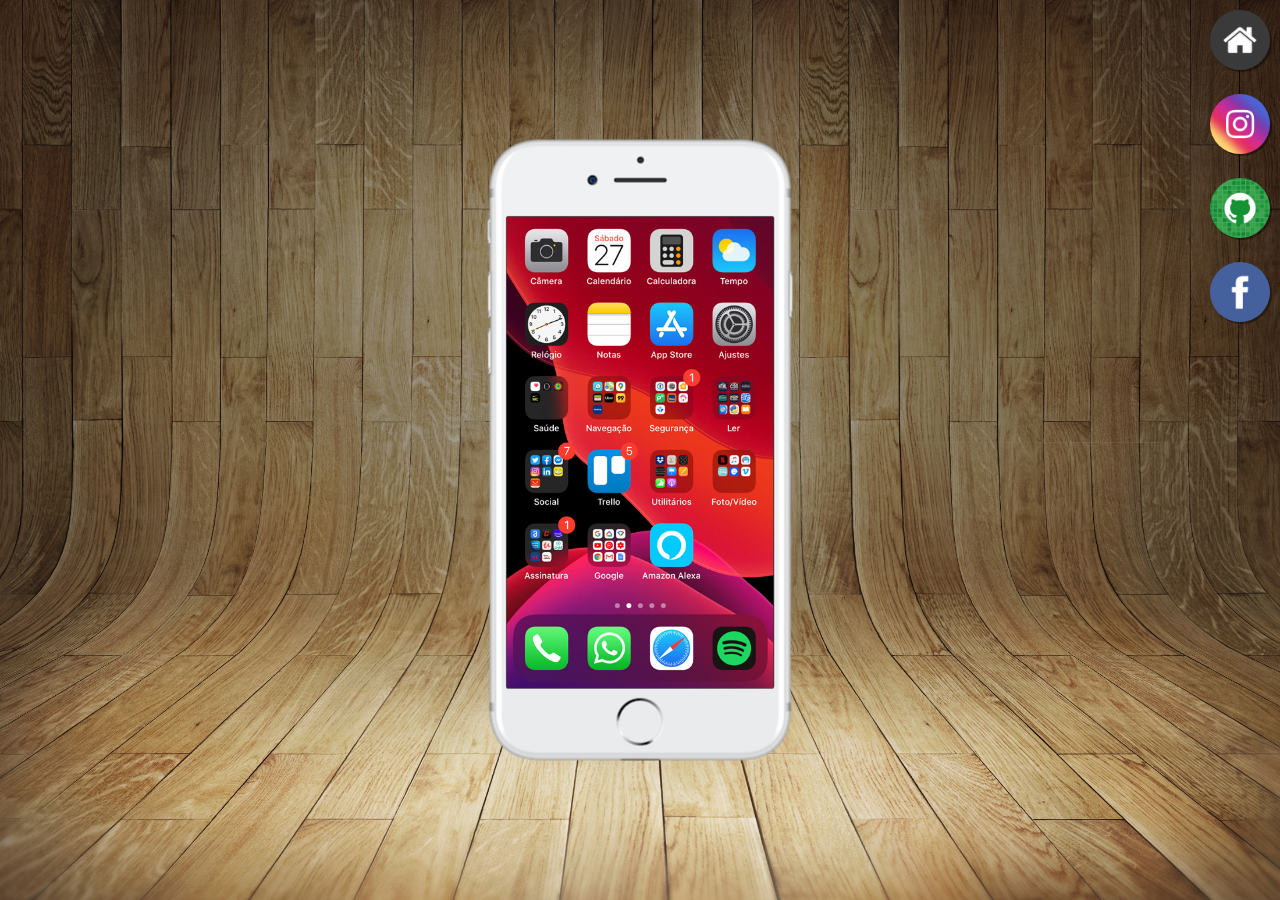
<file: index.html>
<!DOCTYPE html>
<html lang="pt-br">
<head>
    <meta charset="UTF-8">
    <meta name="viewport" content="width=device-width, initial-scale=1.0">
    <title>Projeto Redes Sociais</title>
    <link rel="shortcut icon" href="favicon.ico" type="image/x-icon">
    <link rel="stylesheet" href="estilo/style.css">
</head>
<body>
    <main>
        <section id="telefone">
            <iframe src="home.html" frameborder="0" id="tela" name="tela">
                Seu navegador não é compatível.
            </iframe>
        </section>
        <section id="redes-sociais">
            <a href="home.html" target="tela"><img src="imagens/logo-home.jpg" alt="Home"></a><br>
            <a href="instagram.html" target="tela"><img src="imagens/logo-instagram.jpg" alt="Instagram"></a><br>
            <a href="github.html" target="tela"><img src="imagens/logo-github.jpg" alt="GitHub"></a><br>
            <a href="facebook.html" target="tela"><img src="imagens/logo-facebook.jpg" alt="Facebook"></a>
        </section>
    </main>
</body>
</html>
</file>
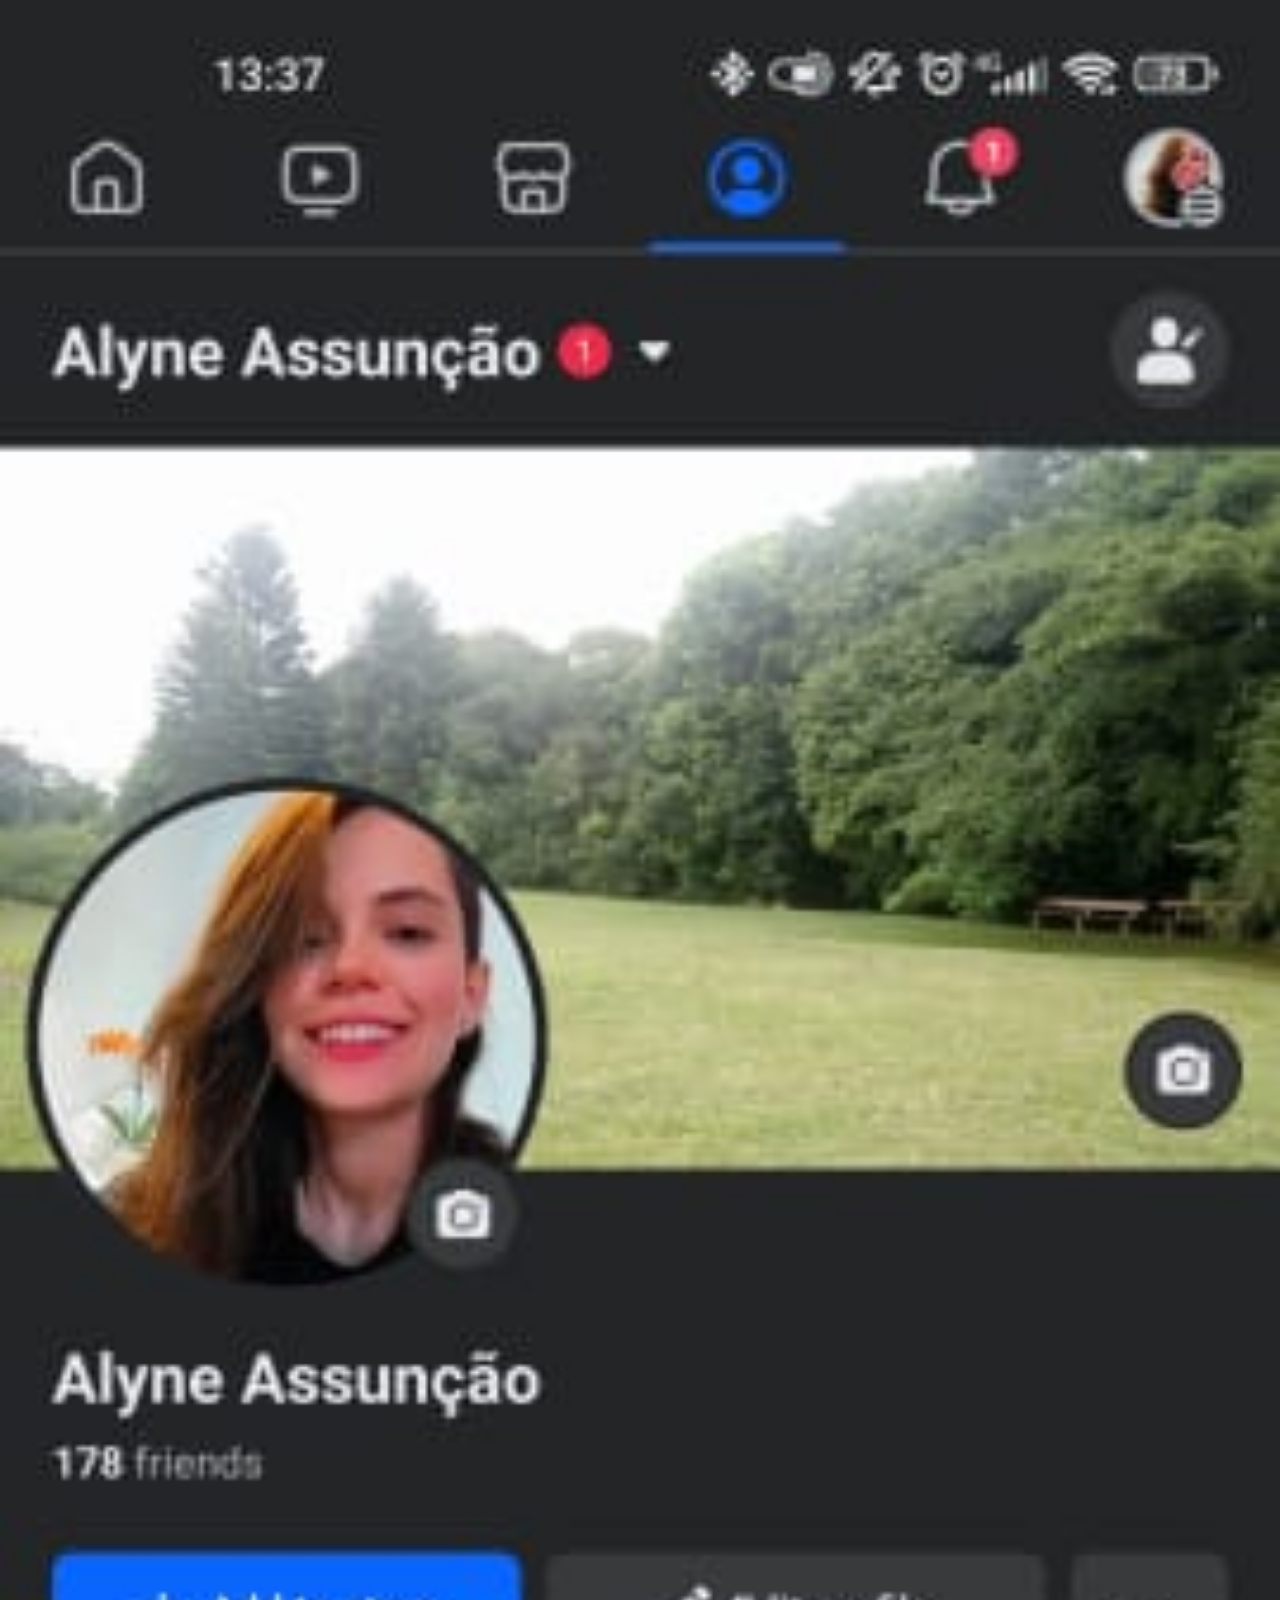
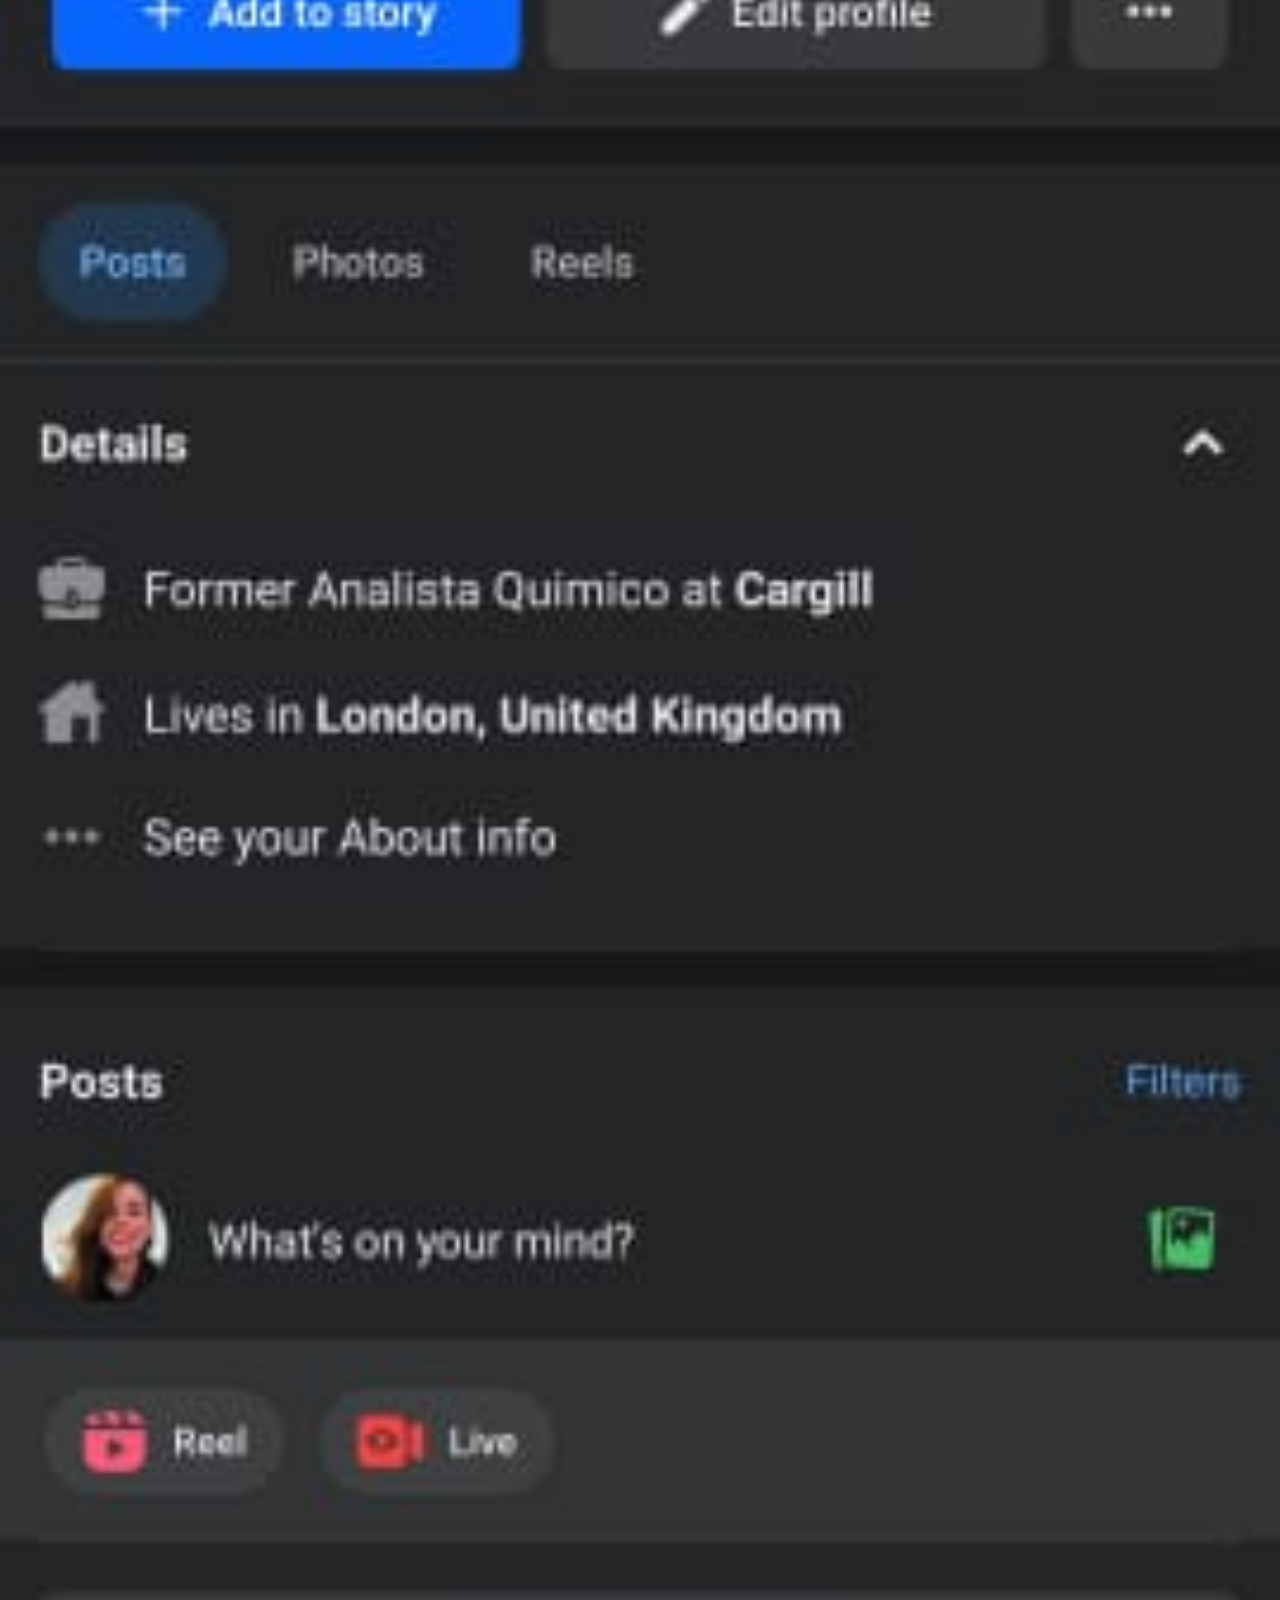
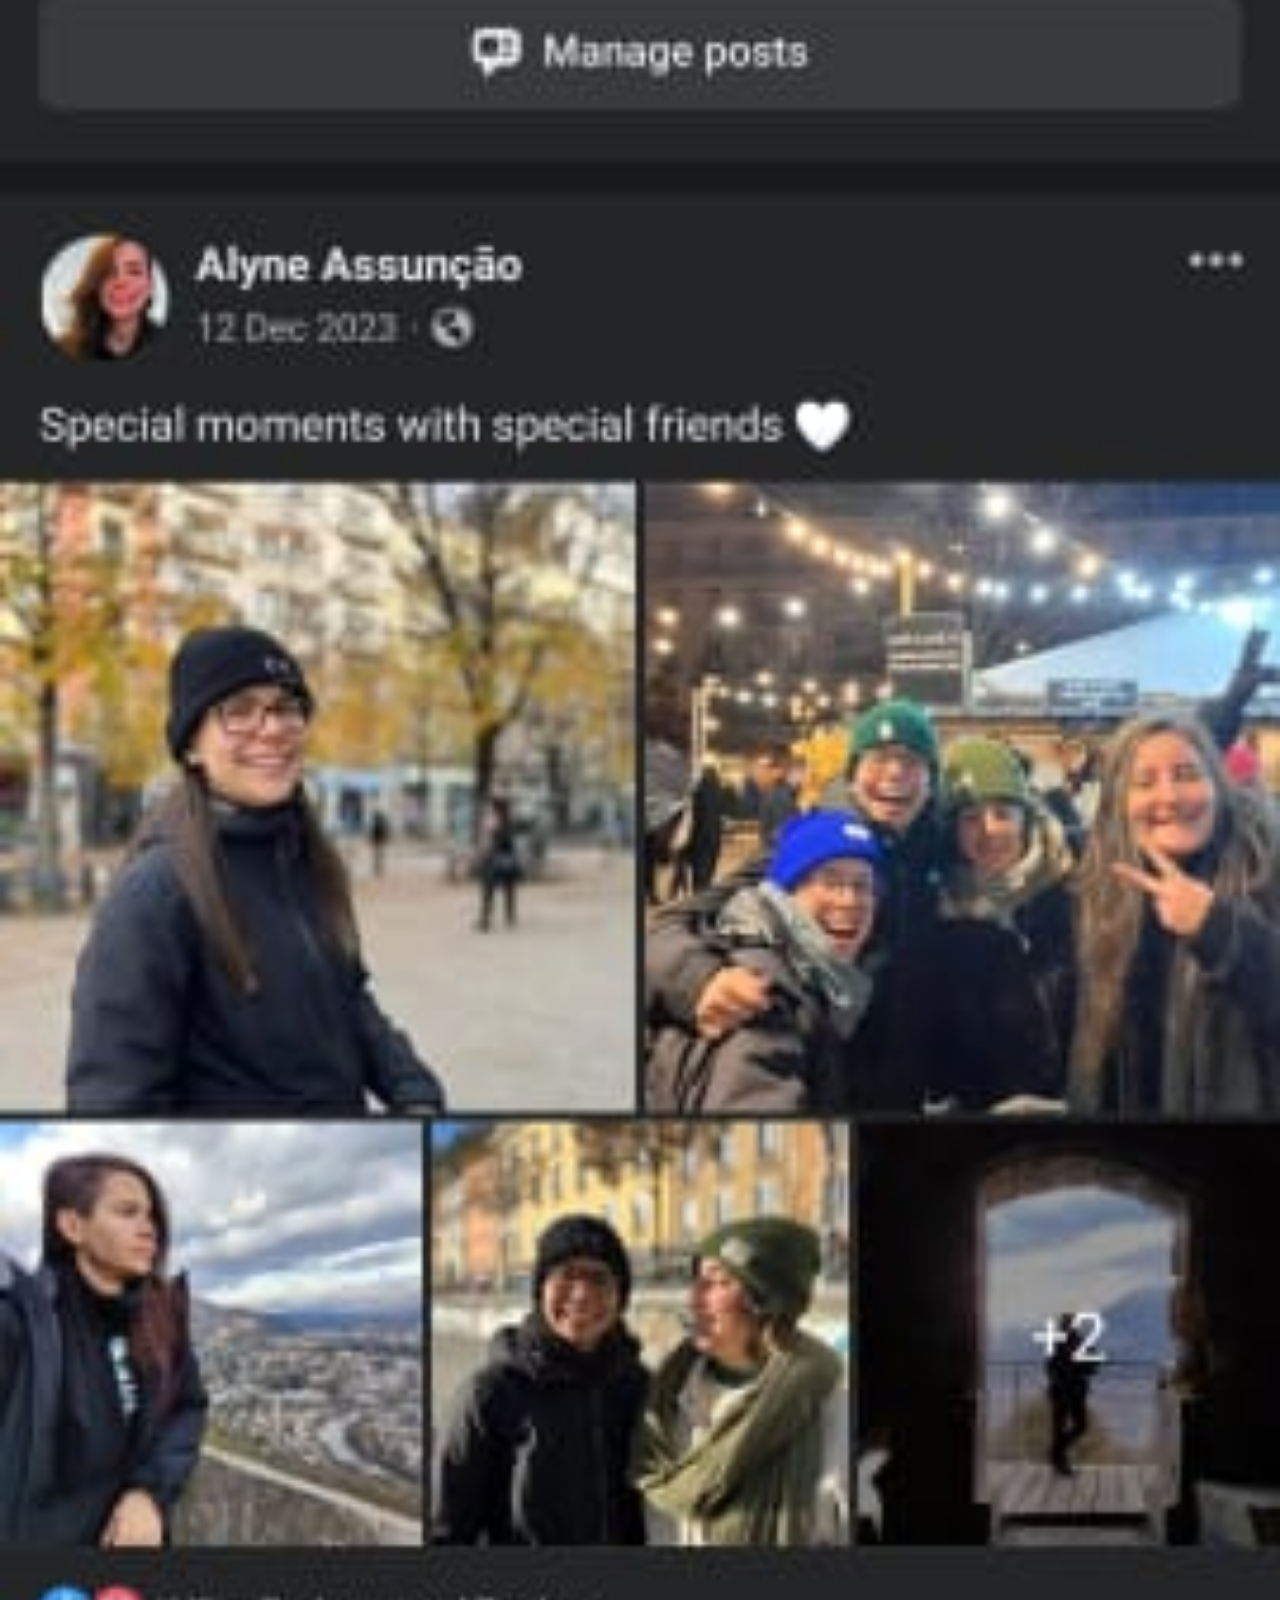
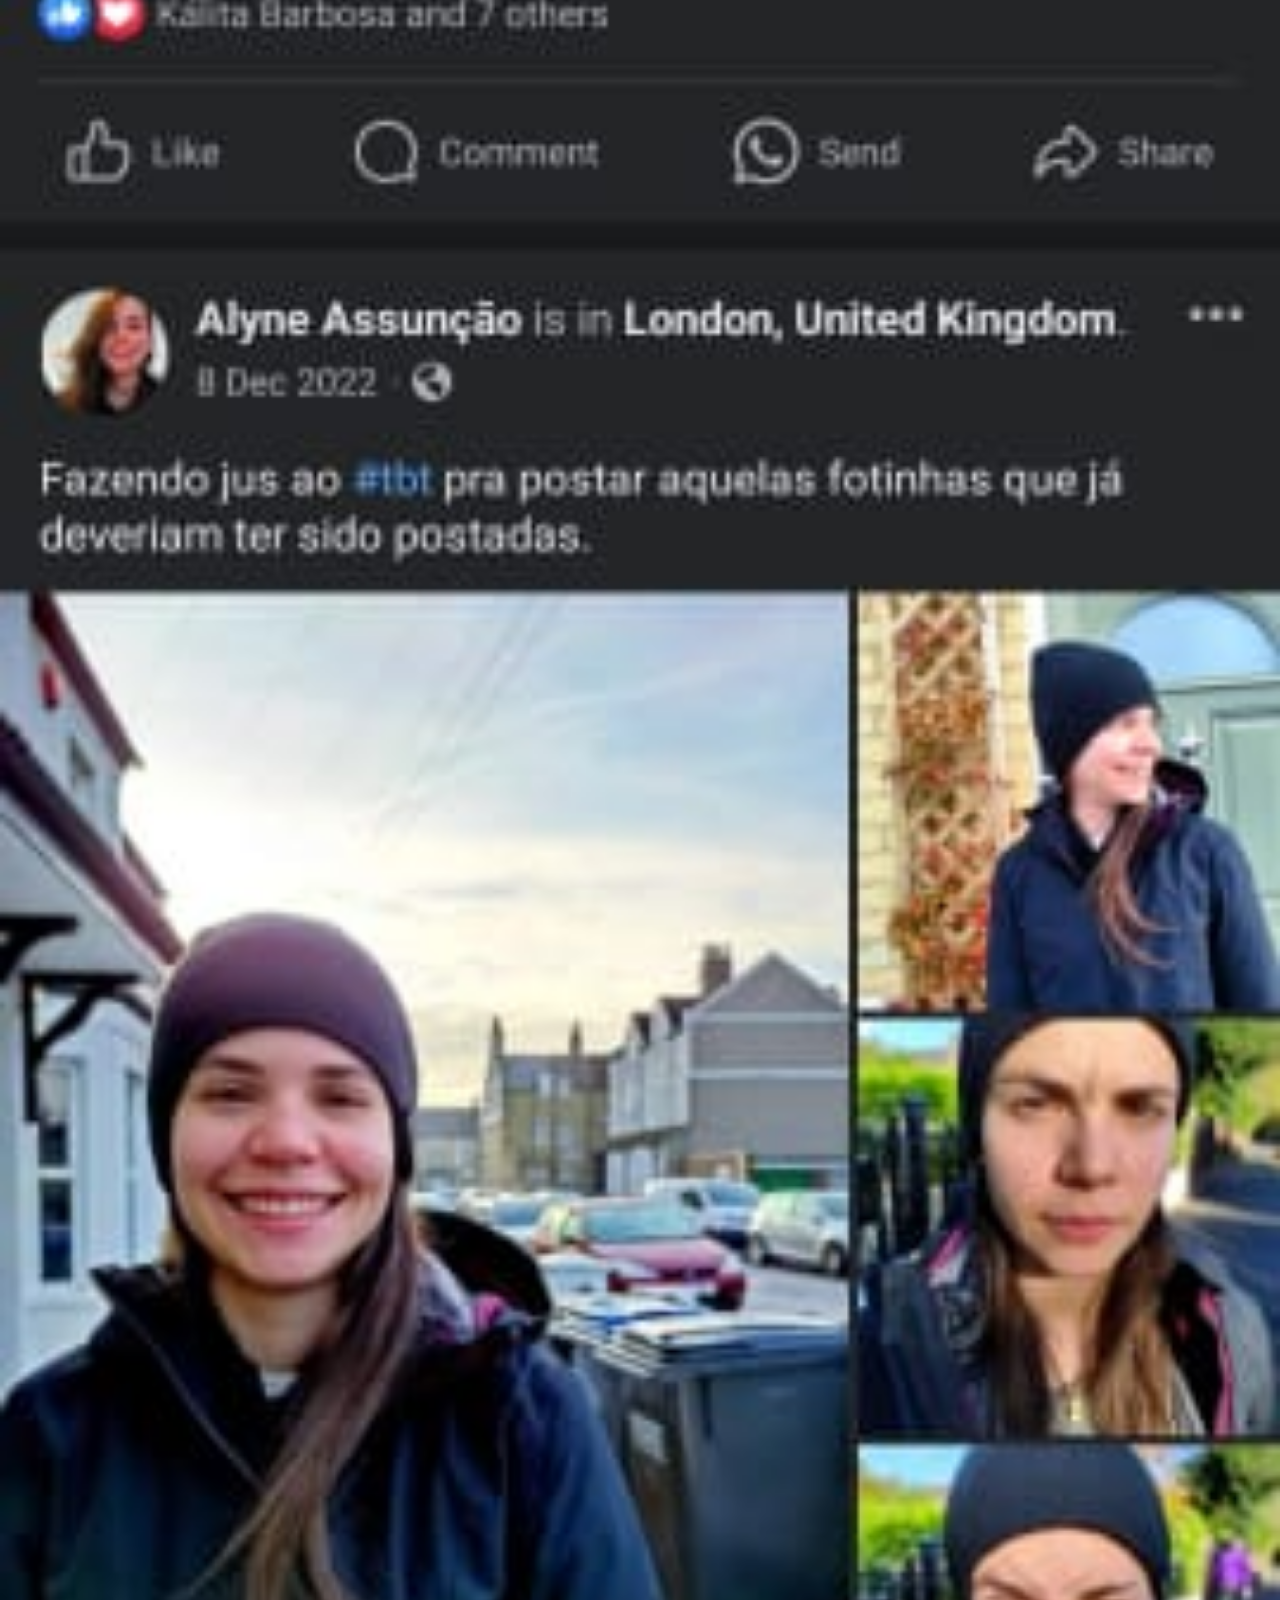
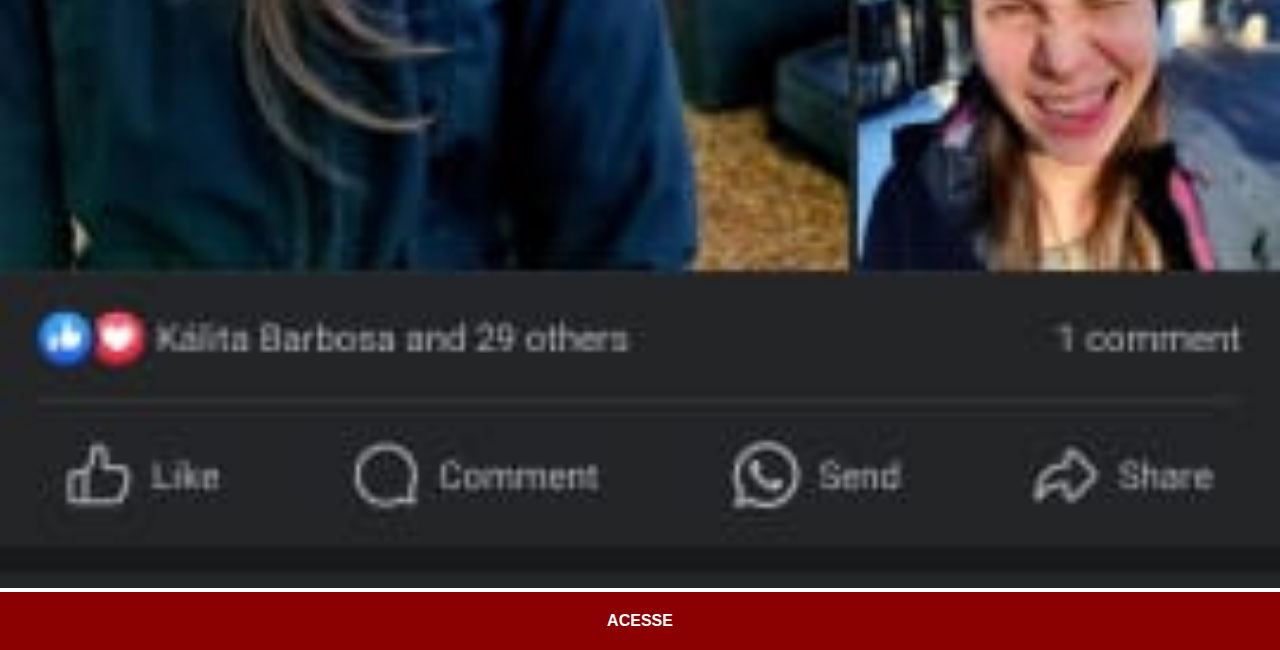
<file: facebook.html>
<!DOCTYPE html>
<html lang="pt-br">
<head>
    <meta charset="UTF-8">
    <meta name="viewport" content="width=device-width, initial-scale=1.0">
    <title>Facebook</title>
    <link rel="stylesheet" href="estilo/social.css">
</head>
<body>
    <img src="imagens/tela-facebook.jpg" alt="Facebook">
    <a href="https://www.facebook.com/" target="_blank">ACESSE</a>
</body>
</html>
</file>
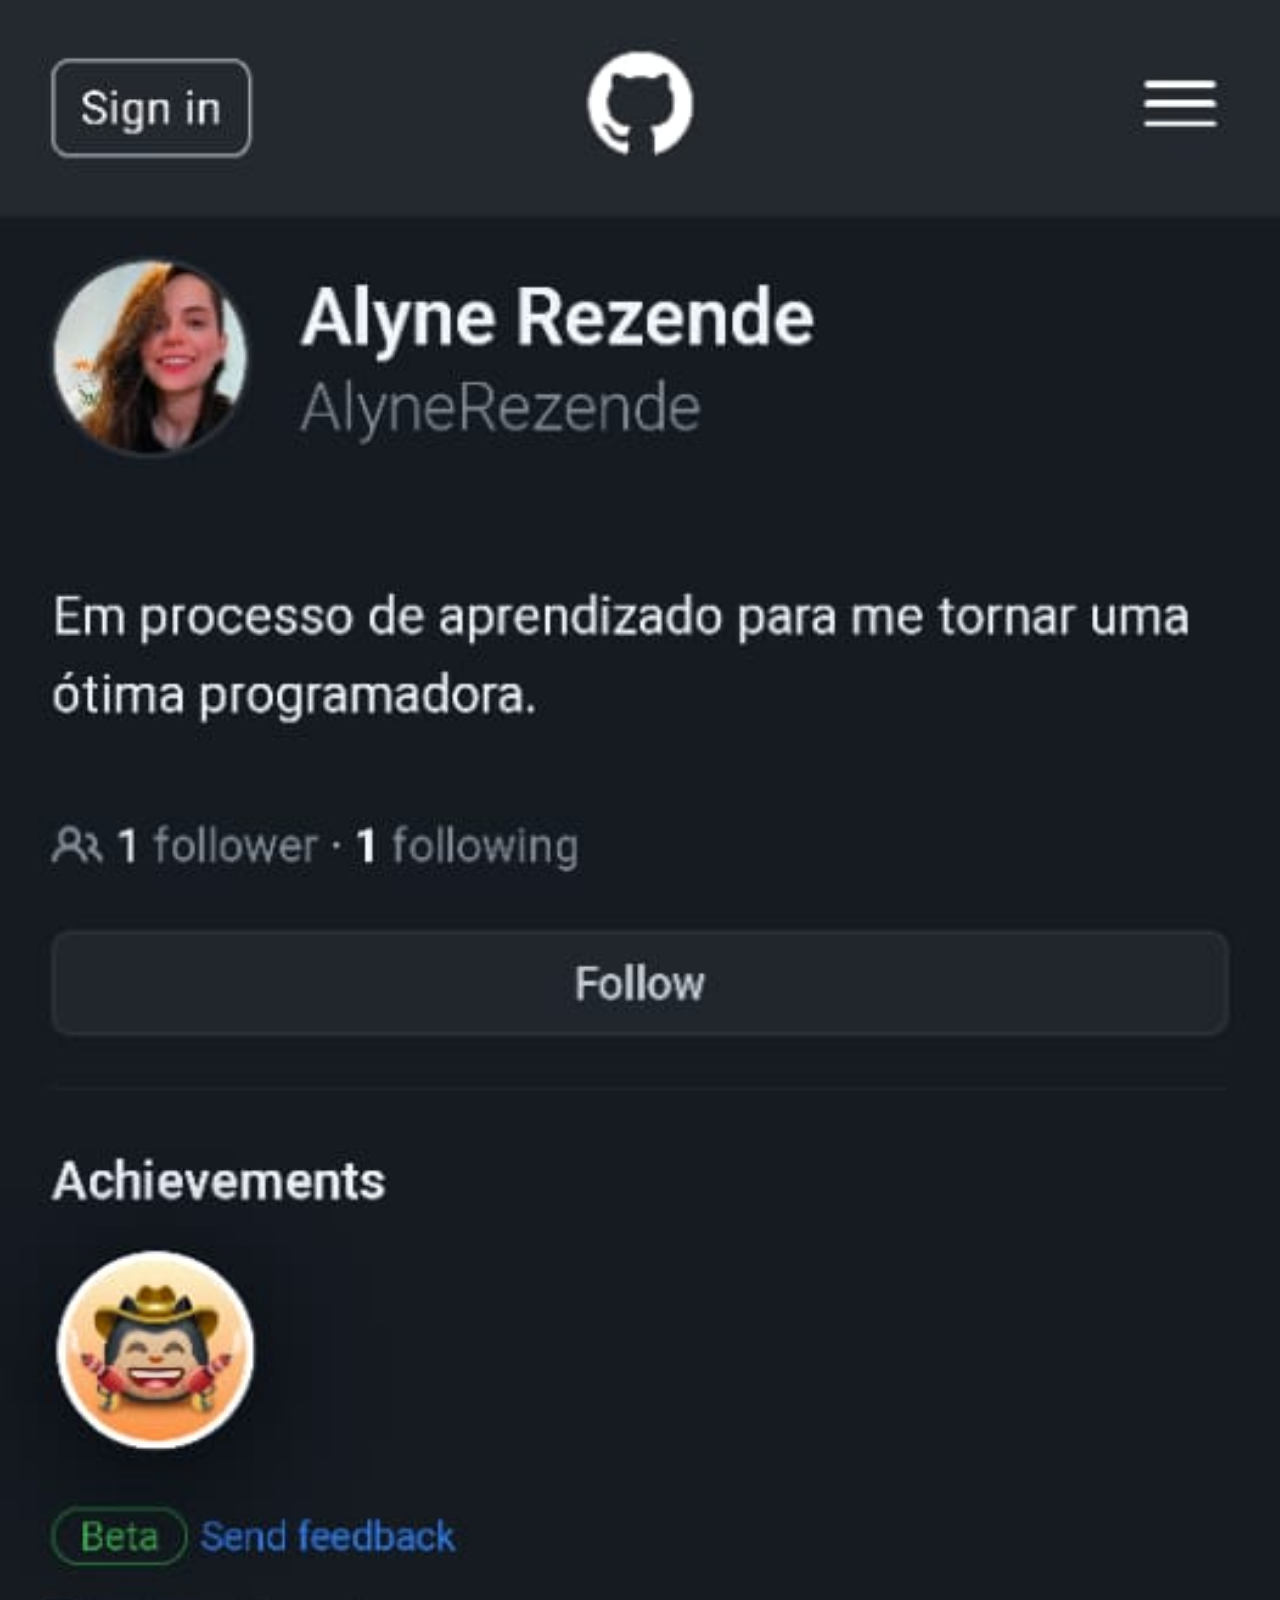
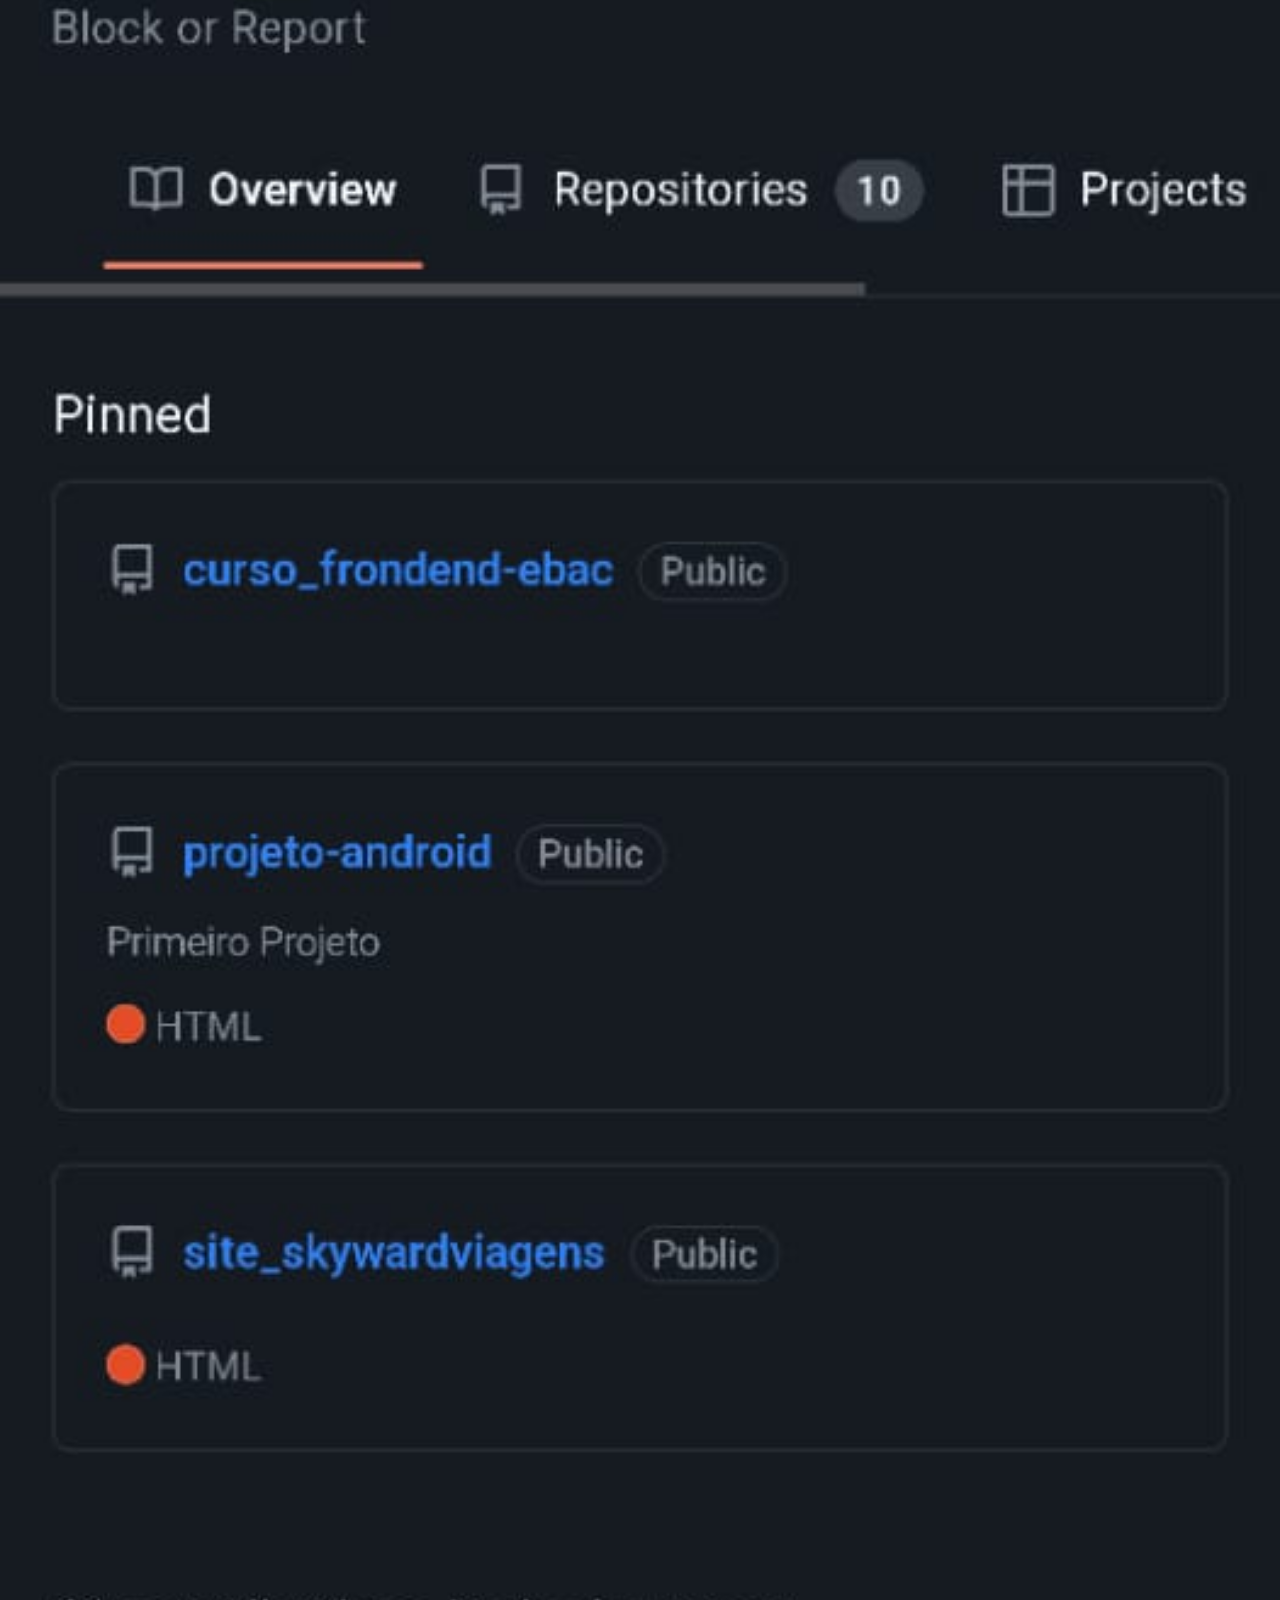
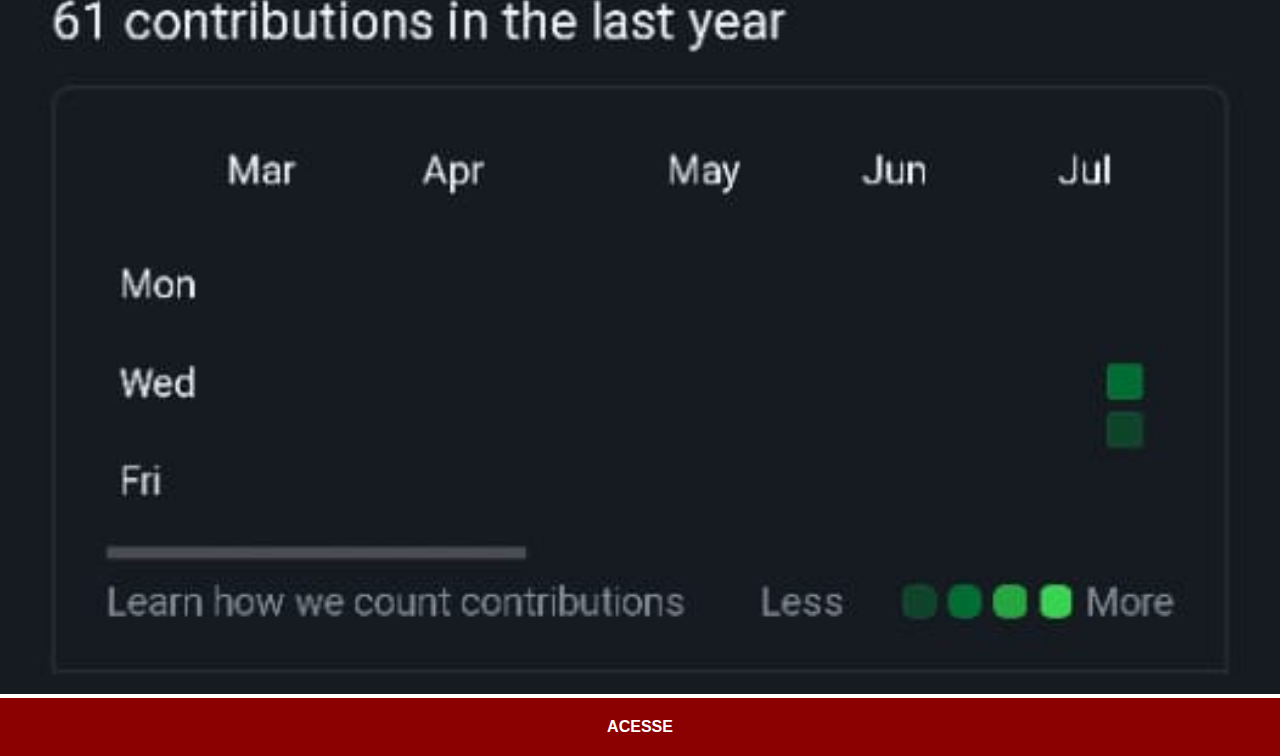
<file: github.html>
<!DOCTYPE html>
<html lang="pt-br">
<head>
    <meta charset="UTF-8">
    <meta name="viewport" content="width=device-width, initial-scale=1.0">
    <title>GitHub</title>
    <link rel="stylesheet" href="estilo/social.css">
</head>
<body>
    <img src="imagens/tela-github.jpg" alt="GitHub">
    <a href="https://github.com/AlyneRezende" target="_blank">ACESSE</a>
</body>
</html>
</file>
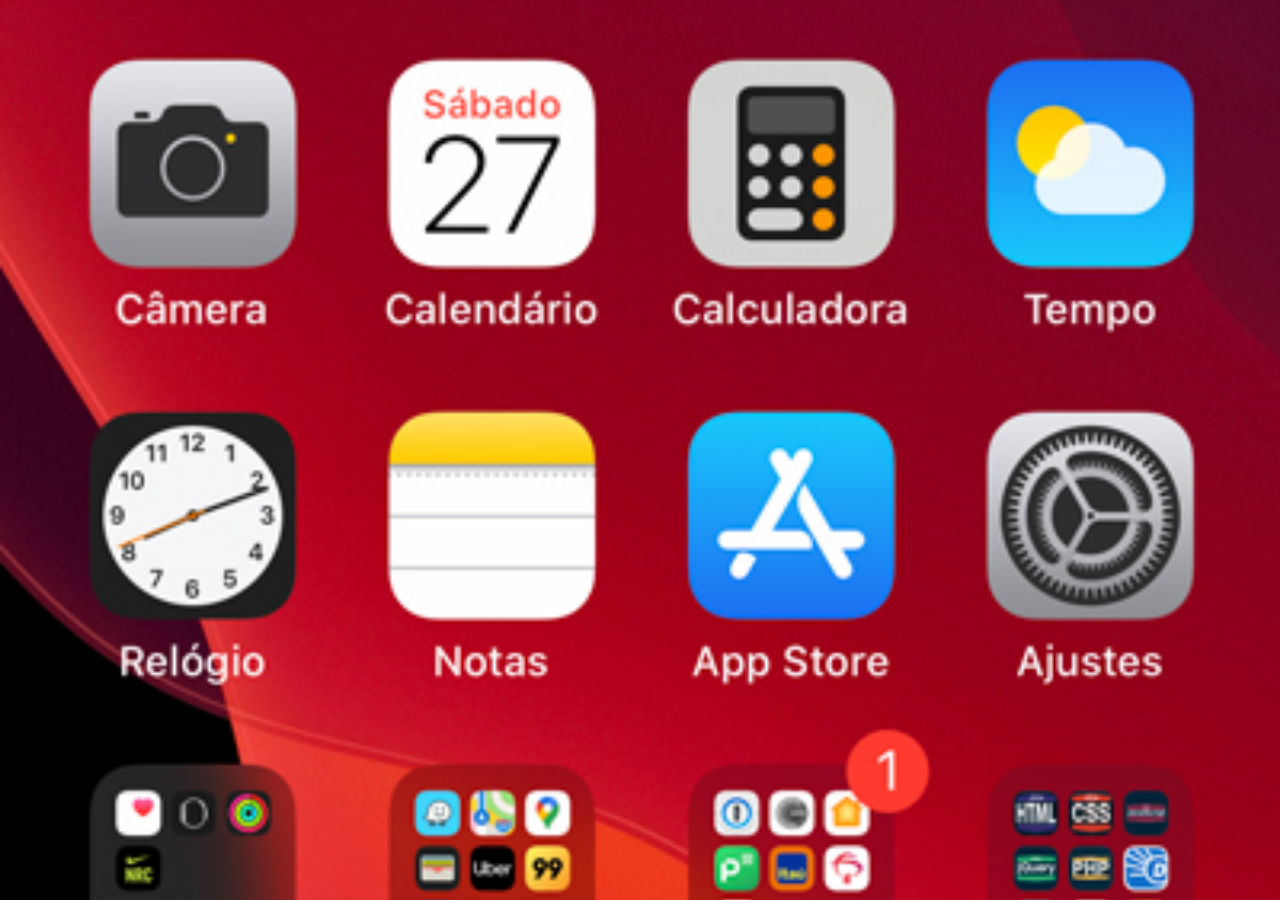
<file: home.html>
<!DOCTYPE html>
<html lang="pt-br">
<head>
    <meta charset="UTF-8">
    <meta name="viewport" content="width=device-width, initial-scale=1.0">
    <title>Home</title>
</head>
<style>
    * {
        margin: 0px;
        padding: 0px;
    }

    body {
        width: 100vw;
        height: 100vh;
        background: black url(imagens/tela-home.jpg) no-repeat center top fixed;
        background-size: cover;
    }
</style>
<body>
    
</body>
</html>
</file>
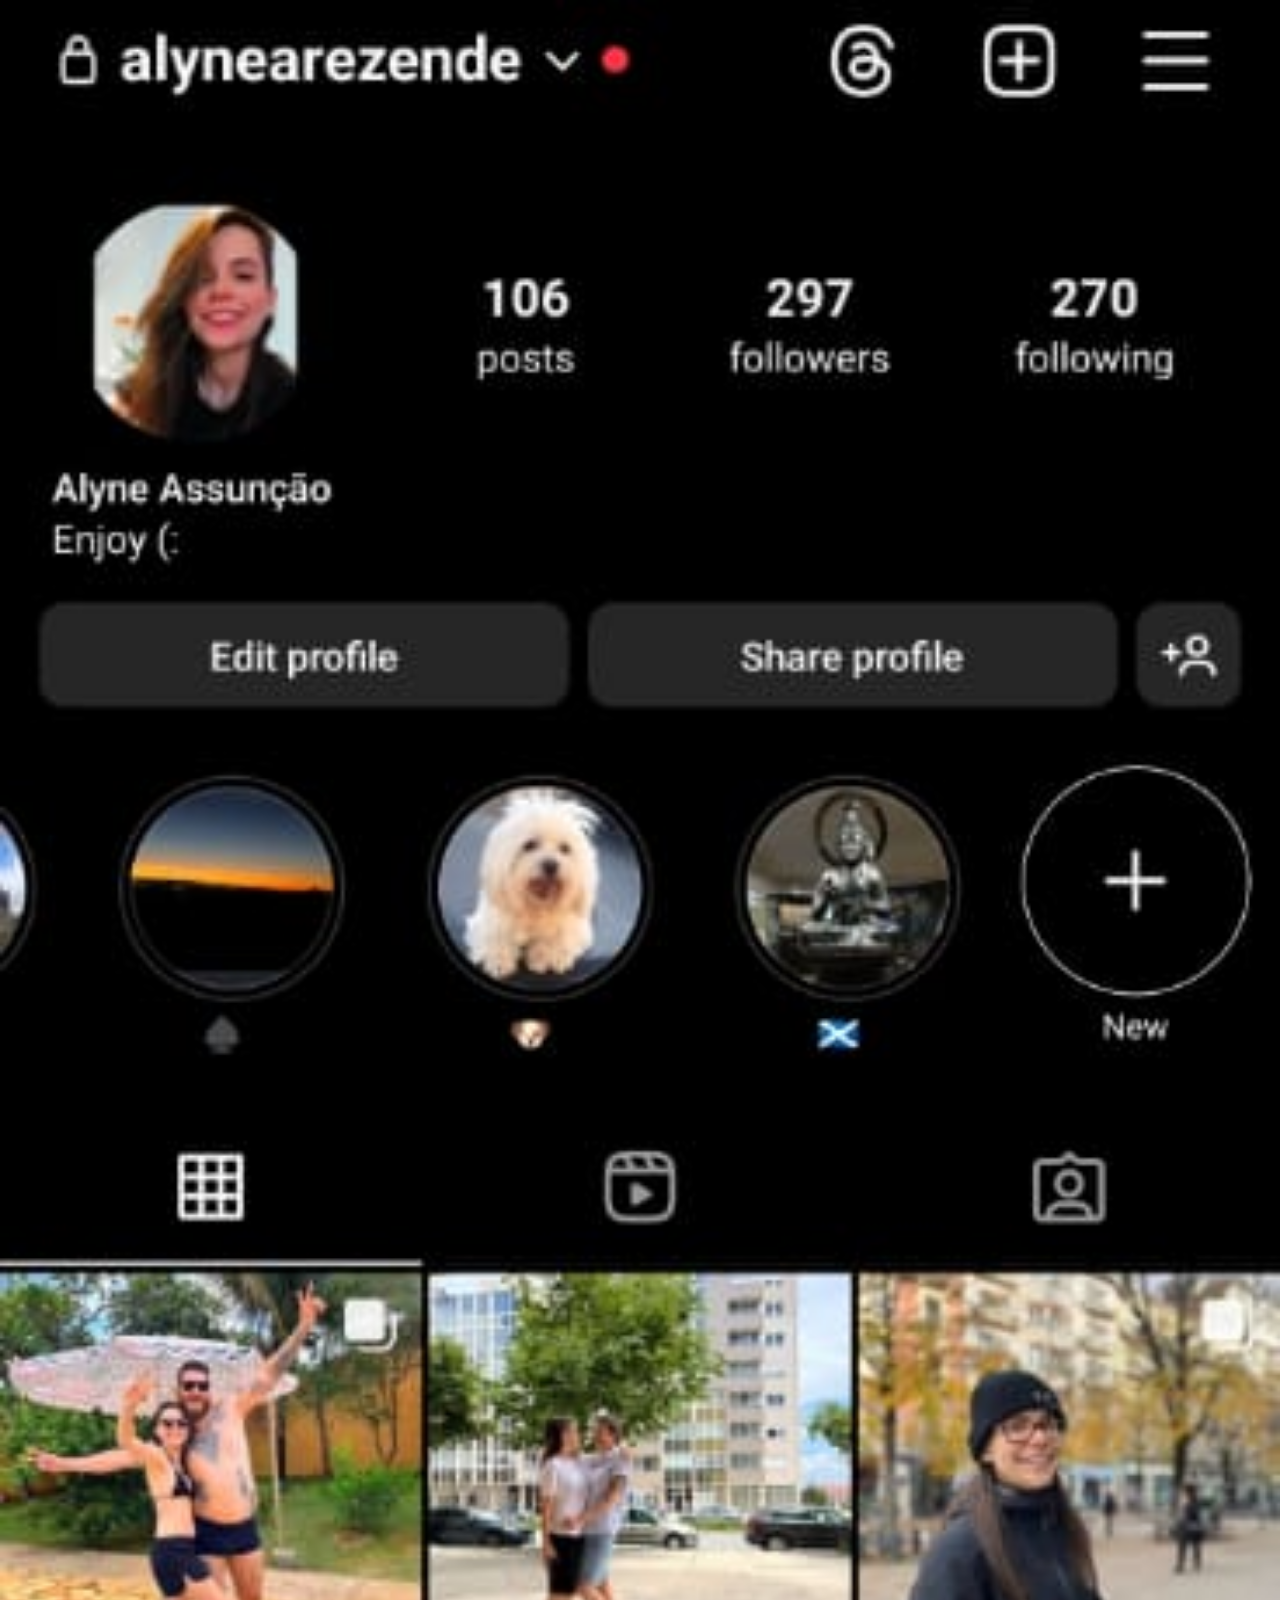
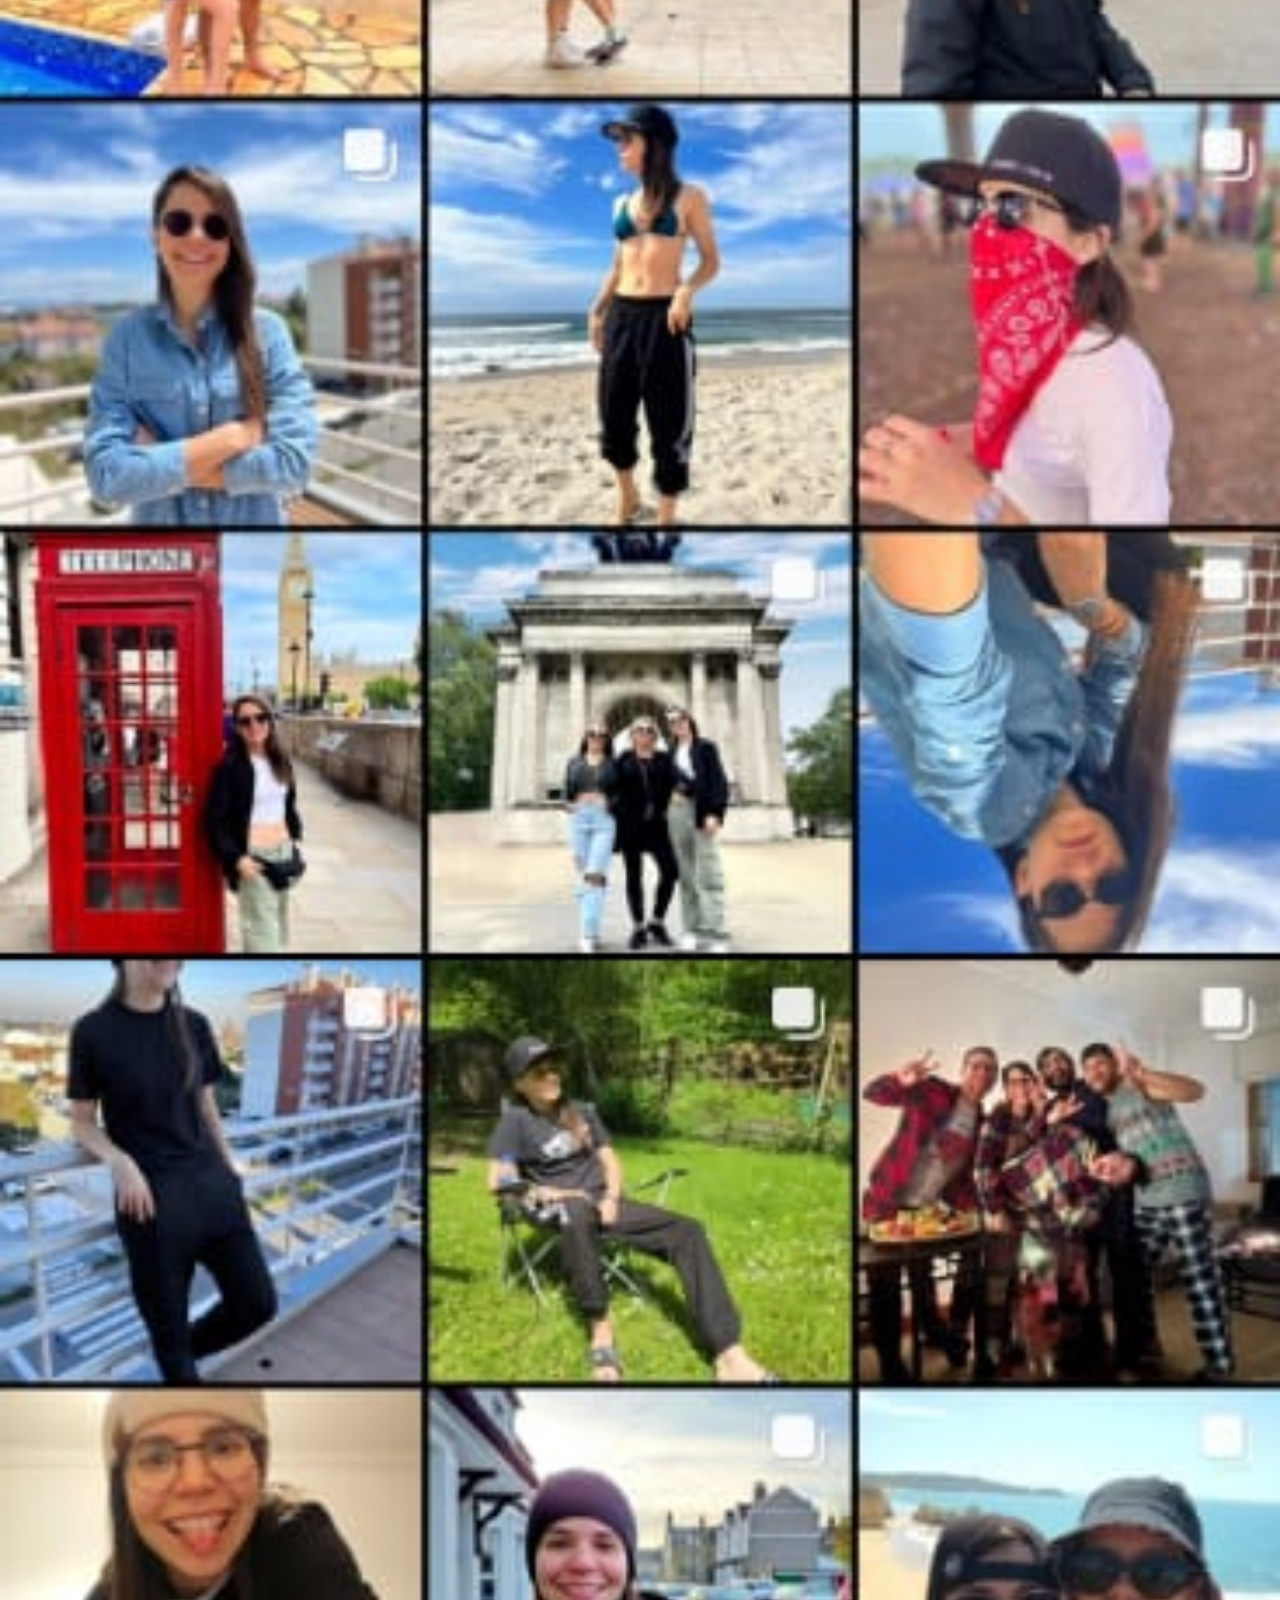
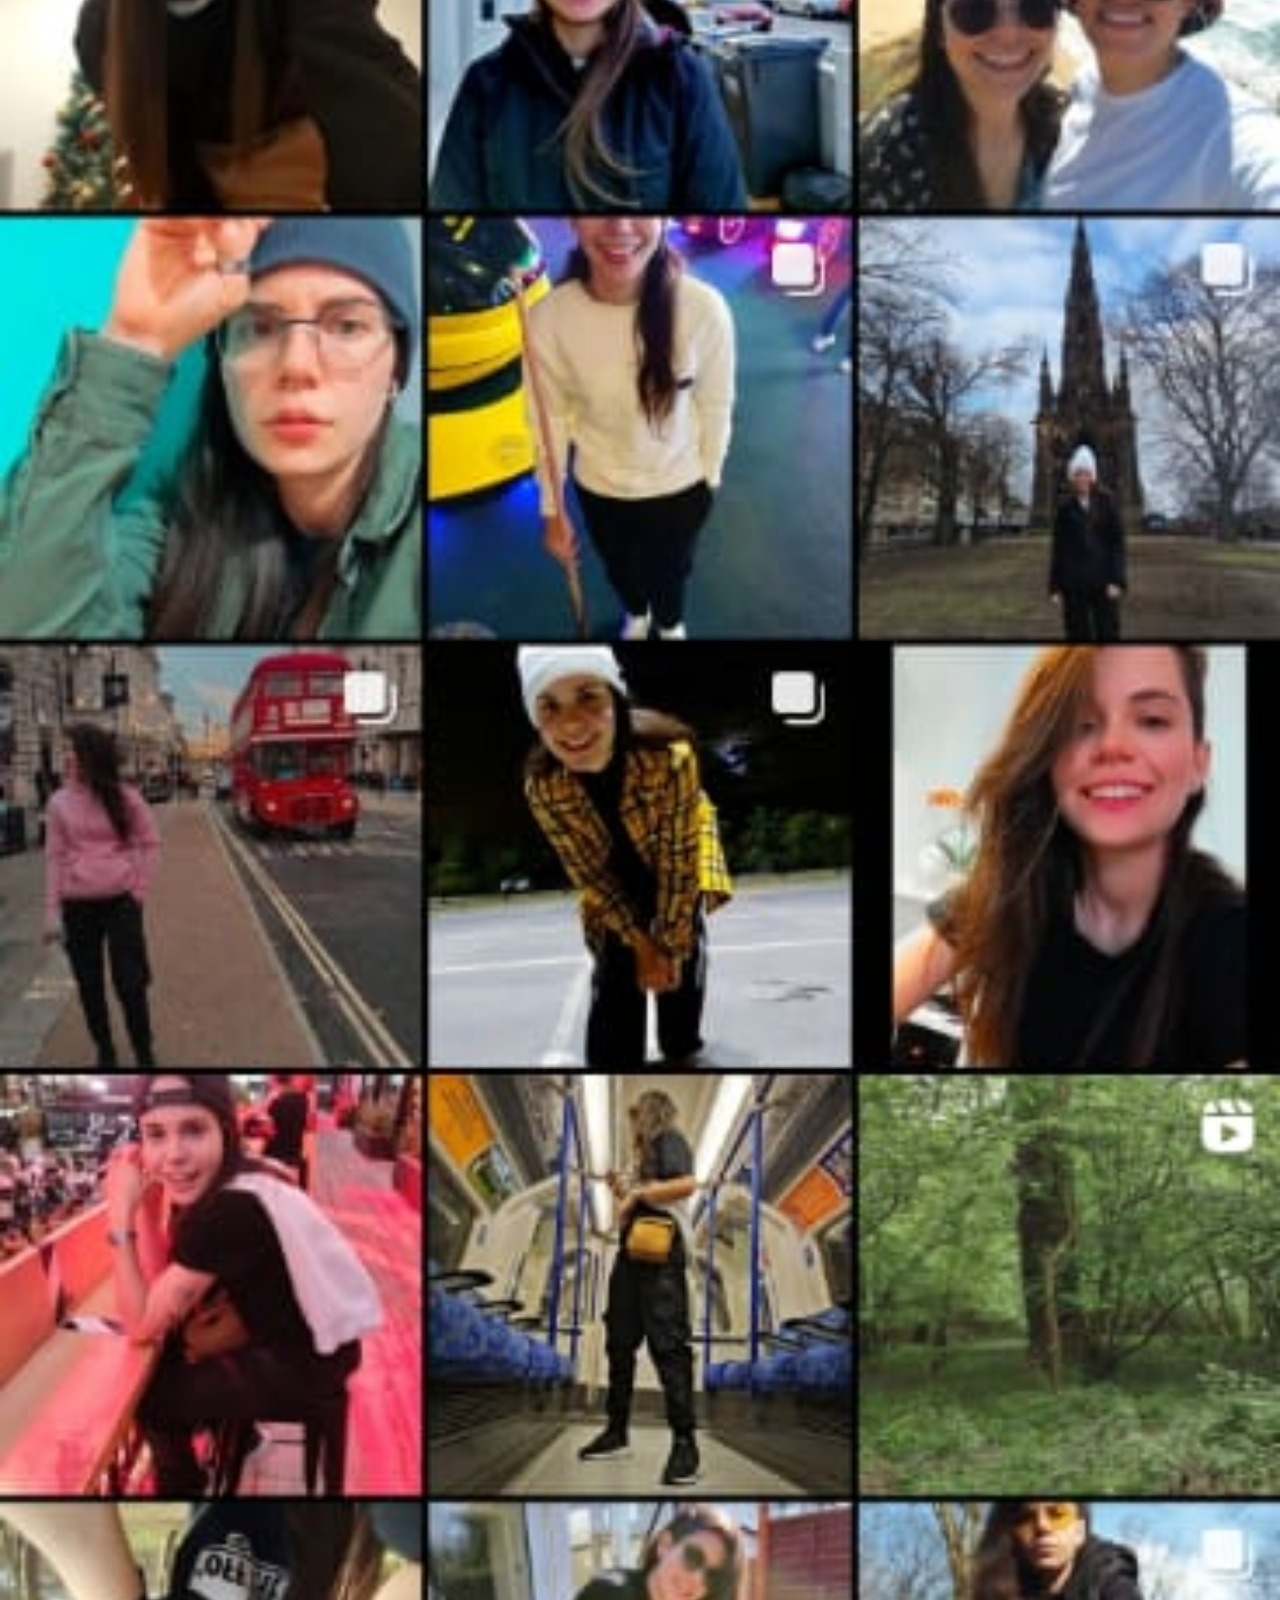
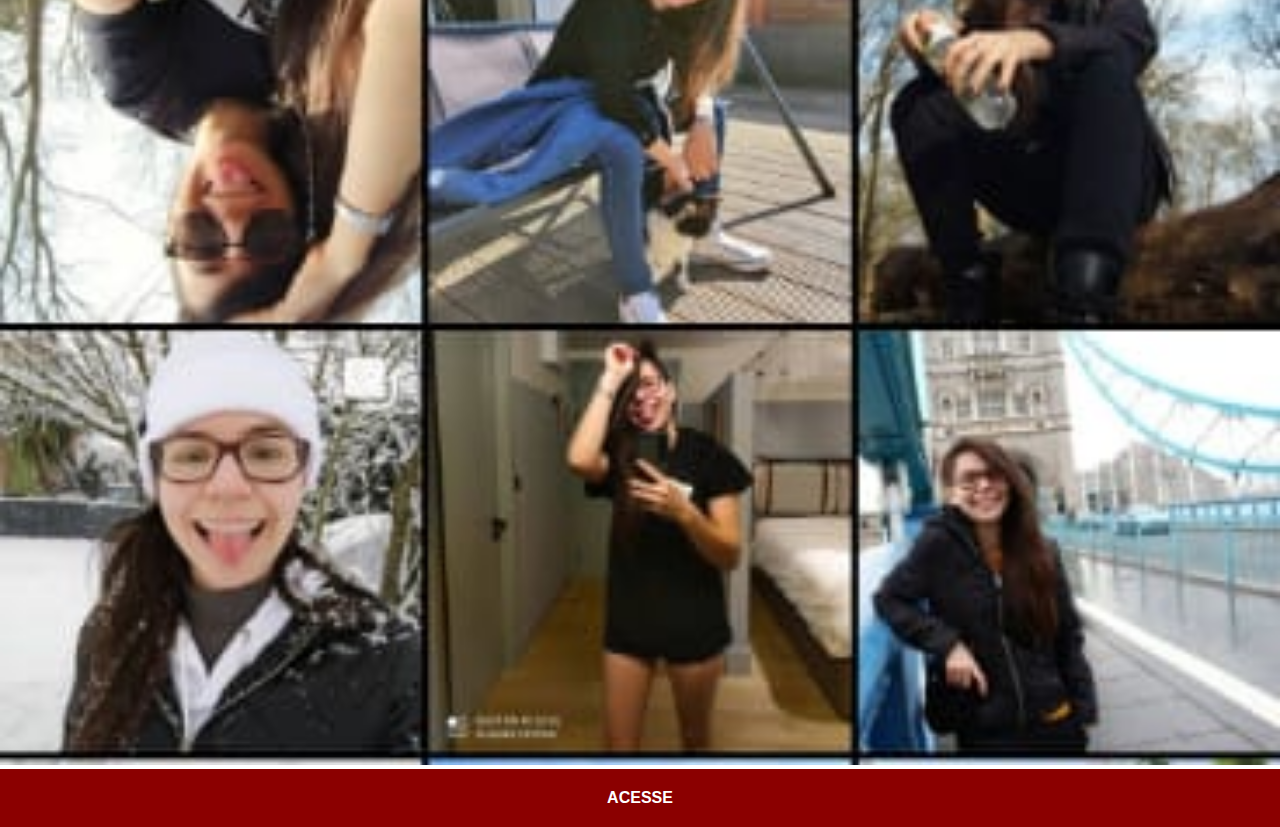
<file: instagram.html>
<!DOCTYPE html>
<html lang="pt-br">
<head>
    <meta charset="UTF-8">
    <meta name="viewport" content="width=device-width, initial-scale=1.0">
    <title>Instagram</title>
    <link rel="stylesheet" href="estilo/social.css">
</head>
<body>
    <img src="imagens/tela-instagram.jpg" alt="Instagram">
    <a href="https://www.instagram.com/alynearezende/" target="_blank">ACESSE</a>
</body>
</html>
</file>
<file: estilo/style.css>
@charset "UTF-8";

* {
    margin: 0px;
    padding: 0px;
    font-family: Arial, Helvetica, sans-serif;
}

html, body {
    height: 100vh;
    width: 100vw;
    background-color: black;
}

body {
    background-image: url(../imagens/fundo-madeira.jpg);
    background-position: center top;
    background-repeat: no-repeat;
    background-size: cover;
    background-attachment: fixed;
}

main {
    position: relative;
    height: 100vh;
}

section#telefone {
    position: absolute;
    top: 50%;
    left: 50%;
    transform: translate(-50%, -50%);

    /*Esse código acima é para o container ficar centralizado no meio da página, mas precisa estar relacionado com o position: relative; no container de dentro*/

    height: 627px;
    width: 311px;
    background-image: url('../imagens/frame-iphone.png');
    background-repeat: no-repeat;
}

iframe#tela {
    position: relative;
    top: 80px;
    left: 22px;
    width: 267px;
    height: 472px;
}

section#redes-sociais {
    text-align: right;
}

section#redes-sociais a > img {
    margin: 10px;
    width: 60px;
    border-radius: 50%;
    box-shadow: 2px 2px rgba(0, 0, 0, 0.4);
    box-sizing: border-box;
}

section#redes-sociais img:hover {
    border: 2px solid rgba(255, 255, 255, 0.664);
    transform: translate(-2px, -2px);
    box-shadow: 3px 3px 5px black;
    transition: 0.4s border 0.3s;
}
</file>
<file: estilo/social.css>
@charset "UTF-8";

* {
    margin: 0px;
    padding: 0px;
    font-family: Arial, Helvetica, sans-serif;
}

::-webkit-scrollbar {
    width: 0px;
    height: 0px;
}

/*webkit-scrollbar oculta a barra de rolagem*/

img {
    width: 100vw;
}

a {
    display: block;
    background-color: darkred;
    color: white;
    padding: 20px;
    font-weight: bold;
    text-align: center;
    text-decoration: none;
}

a:hover {
    background-color: red;
    
}
</file>
